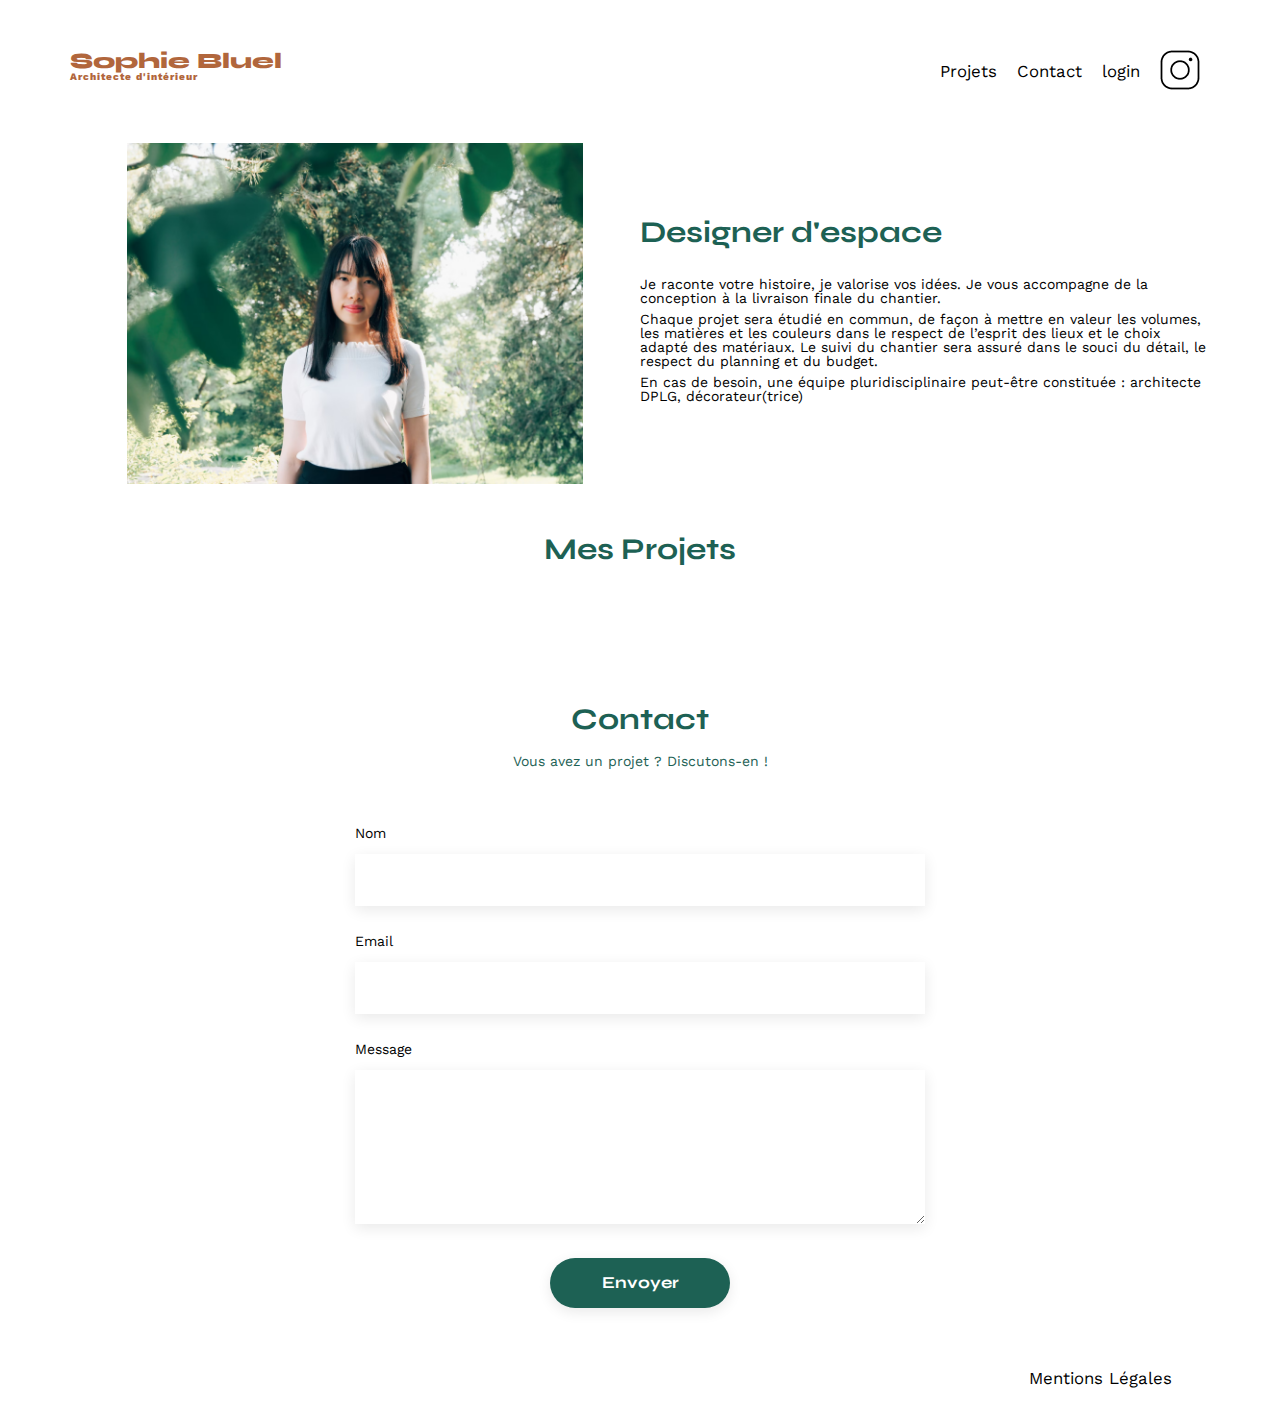
<file: FrontEnd/index.html>
<!DOCTYPE html>
<html lang="fr">
	<head>
		<meta charset="UTF-8">
		<title>Sophie Bluel - Architecte d'intérieur</title>
		<meta name="viewport" content="width=device-width, initial-scale=1.0">
		<link rel="preconnect" href="https://fonts.googleapis.com">
		<link rel="preconnect" href="https://fonts.gstatic.com" crossorigin>
		<link href="https://fonts.googleapis.com/css2?family=Syne:wght@700;800&family=Work+Sans&display=swap" rel="stylesheet">
		<meta name="description" content="">
		<link rel="stylesheet" href="./assets/style.css">
		<link rel="stylesheet" href="https://cdnjs.cloudflare.com/ajax/libs/font-awesome/6.2.1/css/all.min.css"
        	integrity="sha512-MV7K8+y+gLIBoVD59lQIYicR65iaqukzvf/nwasF0nqhPay5w/9lJmVM2hMDcnK1OnMGCdVK+iQrJ7lzPJQd1w=="
        	crossorigin="anonymous" referrerpolicy="no-referrer" />
			<script src="main.js"defer></script>	
		<script src="homepage.js"defer></script>
	</head>
	<body>
	
		<header>
			<div class="logo">
				<h1>Sophie Bluel <span>Architecte d'intérieur</span></h1>
			</div>
			<div class="menu">
				<nav>
					<ul>
						<a href="#portfolio"><li>Projets</li></a>
						<a href="#contact"><li>Contact</li></a>
						<a href="log in.html"><li>login</li></a>
						<li><a href=" https://www.instagram.com/"><img src="./assets/icons/instagram.png" alt="Instagram"></a></li>
					</ul>
				</nav>
			</div>
		</header>
		<main>
			<section id="introduction">
				<figure>
					<img src="./assets/images/sophie-bluel.png" alt="">
				</figure>
				<article>
					<h2>Designer d'espace</h2>
					<p>Je raconte votre histoire, je valorise vos idées. Je vous accompagne de la conception à la livraison
						finale du chantier.</p>
					<p>Chaque projet sera étudié en commun, de façon à mettre en valeur les volumes, les matières et les
						couleurs dans le respect de l’esprit des lieux et le choix adapté des matériaux. Le suivi du
						chantier sera assuré dans le souci du détail, le respect du planning et du budget.</p>
					<p>En cas de besoin, une équipe pluridisciplinaire peut-être constituée : architecte DPLG,
						décorateur(trice)</p>
				</article>
			</section>
			<section id="portfolio">
				<div class="Modifier">
					<h2>Mes Projets</h2>
				</div>

				<div id="filter-buttons">
				</div>
				<div id="projects-container" class="gallery">
					
				</div>
				
			</section>
			<section id="contact">
				<h2>Contact</h2>
				<p>Vous avez un projet ? Discutons-en !</p>
				<form action="#" method="post">
					<label for="name">Nom</label>
					<input type="text" name="name" id="name">
					<label for="email">Email</label>
					<input type="email" name="email" id="email">
					<label for="message">Message</label>
					<textarea name="message" id="message" cols="30" rows="10"></textarea>
					<input type="submit" value="Envoyer">
				</form>
			</section>
		</main>
		<footer>
			<nav>
				<ul>
					<li>Mentions Légales</li>
				</ul>
			</nav>
		</footer>
	</body>
</html>
</file>
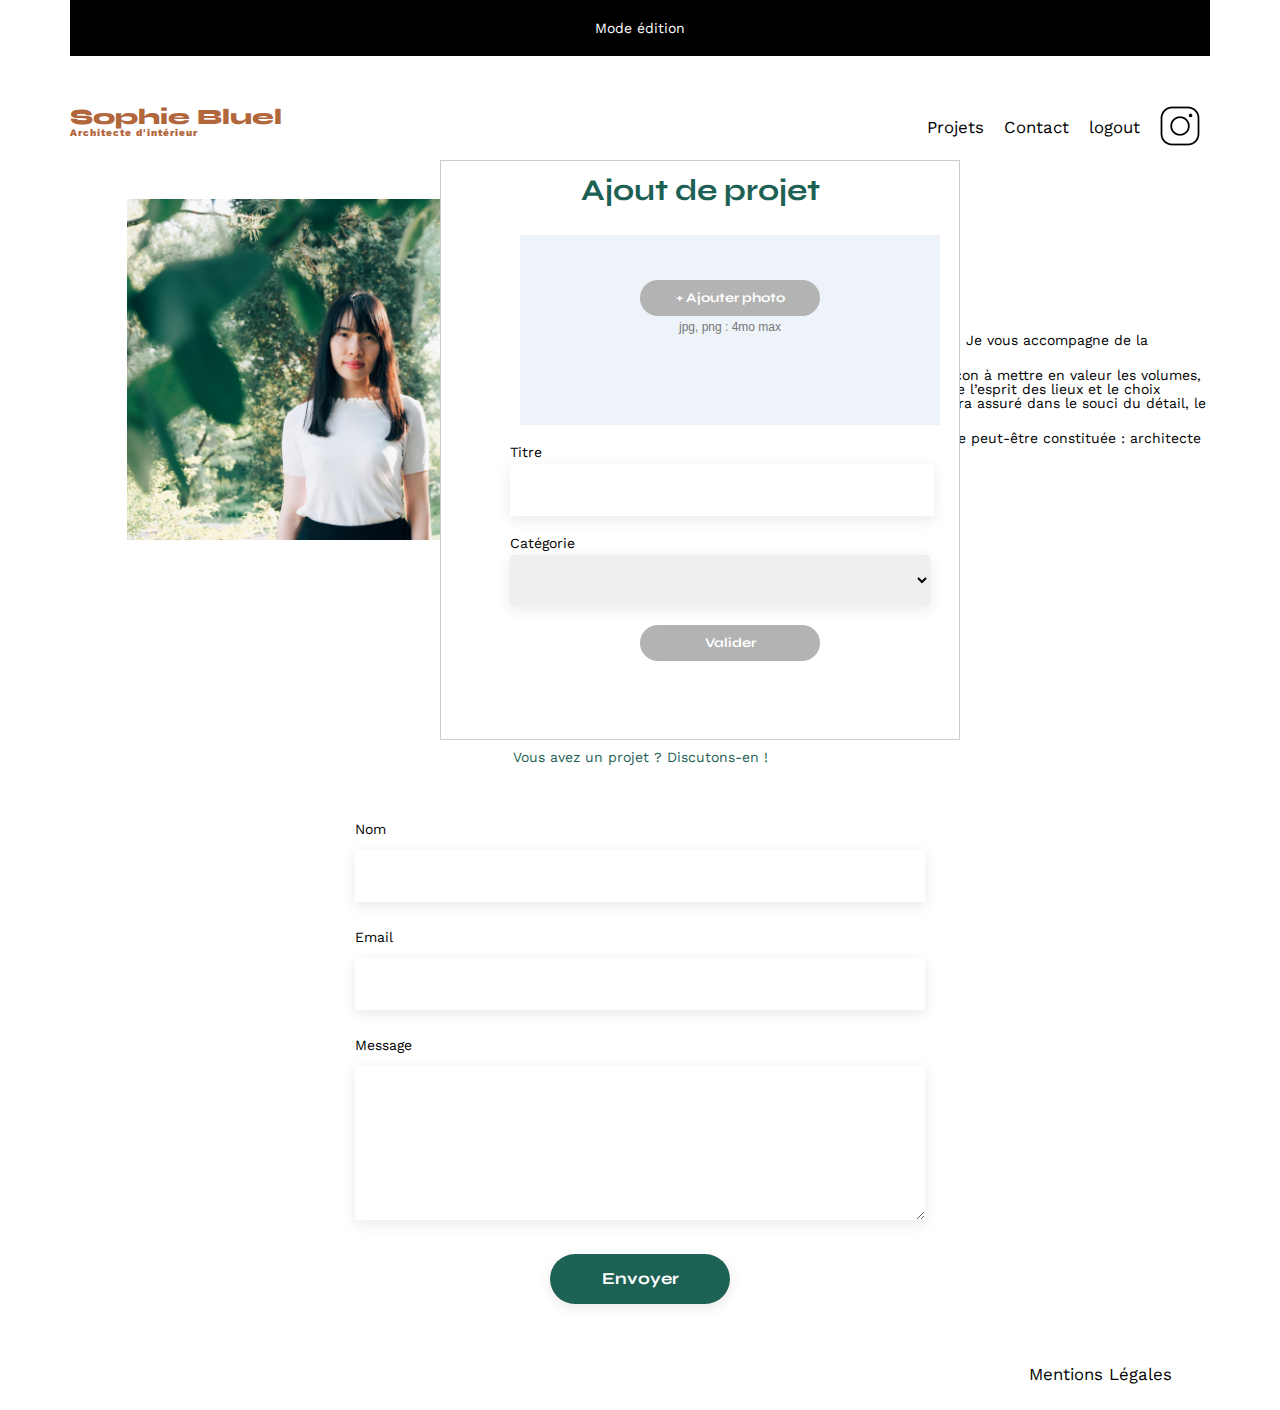
<file: FrontEnd/homepage login.html>
<!DOCTYPE html>
<html lang="fr">
	<head>
		<meta charset="UTF-8">
		<title>Sophie Bluel - Architecte d'intérieur</title>
		<meta name="viewport" content="width=device-width, initial-scale=1.0">
		<link rel="preconnect" href="https://fonts.googleapis.com">
		<link rel="preconnect" href="https://fonts.gstatic.com" crossorigin>
		<link href="https://fonts.googleapis.com/css2?family=Syne:wght@700;800&family=Work+Sans&display=swap" rel="stylesheet">
		<meta name="description" content="">
		<link rel="stylesheet" href="./assets/style.css">
		<link rel="stylesheet" href="https://cdnjs.cloudflare.com/ajax/libs/font-awesome/6.2.1/css/all.min.css"
        	integrity="sha512-MV7K8+y+gLIBoVD59lQIYicR65iaqukzvf/nwasF0nqhPay5w/9lJmVM2hMDcnK1OnMGCdVK+iQrJ7lzPJQd1w=="
        	crossorigin="anonymous" referrerpolicy="no-referrer" />
			<script src="main.js"defer></script>
		<script src="homepage.js"defer></script>
		<script src="modale supprimer.js">defer</script>
		<script src="ajout projet.js"defer></script>
	</head>
	<body>
		<div class="editor">
			<i class="fa-solid fa-pen-to-square"></i>
			<p>Mode édition</p>
		</div>
		<header>
			<div class="logo">
				<h1>Sophie Bluel <span>Architecte d'intérieur</span></h1>
			</div>
			<div class="menu">
				<nav>
					<ul>
						<a href="#portfolio"><li>Projets</li></a>
						<a href="#contact"><li>Contact</li></a>
						<a href="index.html"><li>logout</li></a>
						<li><a href=" https://www.instagram.com/"><img src="./assets/icons/instagram.png" alt="Instagram"></a></li>
					</ul>
				</nav>
			</div>
		</header>
		<main>
			<section id="introduction">
				<figure>
					<img src="./assets/images/sophie-bluel.png" alt="">
				</figure>
				<article>
					<h2>Designer d'espace</h2>
					<p>Je raconte votre histoire, je valorise vos idées. Je vous accompagne de la conception à la livraison
						finale du chantier.</p>
					<p>Chaque projet sera étudié en commun, de façon à mettre en valeur les volumes, les matières et les
						couleurs dans le respect de l’esprit des lieux et le choix adapté des matériaux. Le suivi du
						chantier sera assuré dans le souci du détail, le respect du planning et du budget.</p>
					<p>En cas de besoin, une équipe pluridisciplinaire peut-être constituée : architecte DPLG,
						décorateur(trice)</p>
				</article>
			</section>
			<section id="portfolio">
				<div class="Modifier">
					<h2>Mes Projets</h2>
					<i class="fa-solid fa-pen-to-square"></i>
					<p id="openModalBtn">Modifier</p> <!-- Ajout de l'id ici -->
				</div>
				
				<div class="modal-backdrop">
					<dialog id="myModal_projets">
						<div class="fermer" id="closeModalBtn">
							<i class="fa-duotone fa-solid fa-xmark"></i>
						</div>
						<h2>Galerie photo</h2>
						<form>
							<div class="image-container">
								<div id="projectContainer"></div> <!-- Les projets seront injectés ici -->
								<div id="projectsGallery" class="gallery"></div>
							</div>
							<div class="ligne-horizontale"></div>
							<button type="button" id="addPhotoBtn">Ajouter une photo</button>
						</form>
					</dialog>
				</div>
				
				<div id="modalBackdrop">
					<dialog id="myModal_addProject">
						<div class="fermer">
							<i class="fa-duotone fa-solid fa-arrow-left" id="backToProjectsBtn"></i>
							<i class="fa-duotone fa-solid fa-xmark" id="closeAddProjectModalBtn"></i>
						</div>
						<h2>Ajout de projet</h2>
						<form id="addProjectForm">
							<div class="photo-upload">
								<div id="imagePreviewContainer">
									<!-- Prévisualisation de l'image affichée ici -->
								</div>
								<input type="file" accept=".jpg, .png" class="upload-button" id="fileInput">
								<div class="icone">
									<i class="fa-regular fa-image"></i>
								</div>
								<div class="bouton">
									<button type="button" id="triggerFileInput">
										<p id="addPhoto">+ Ajouter photo</p>
									</button>
								</div>
								<p class="file-info">jpg, png : 4mo max</p>
							</div>
							
							<label for="titleInput">Titre</label>
							<input type="text" id="titleInput" required>
							<label for="categorySelect">Catégorie</label>
							<select id="categorySelect" required>
								<!-- Options will be added dynamically -->
							</select>
							<button type="submit" id="validateButton">Valider</button>
						</form>
					</dialog>
				</div>
				
				
				

				
				<div id="projects-container" class="gallery"></div>	
				<div id="projectsGallery" class="gallery"></div>


			</section>
			<section id="contact">
				<h2>Contact</h2>
				<p>Vous avez un projet ? Discutons-en !</p>
				<form action="#" method="post">
					<label for="name">Nom</label>
					<input type="text" name="name" id="name">
					<label for="email">Email</label>
					<input type="email" name="email" id="email">
					<label for="message">Message</label>
					<textarea name="message" id="message" cols="30" rows="10"></textarea>
					<input type="submit" value="Envoyer">
				</form>
			</section>
		</main>
		<footer>
			<nav>
				<ul>
					<li>Mentions Légales</li>
				</ul>
			</nav>
		</footer>
	</body>
</html>
</file>
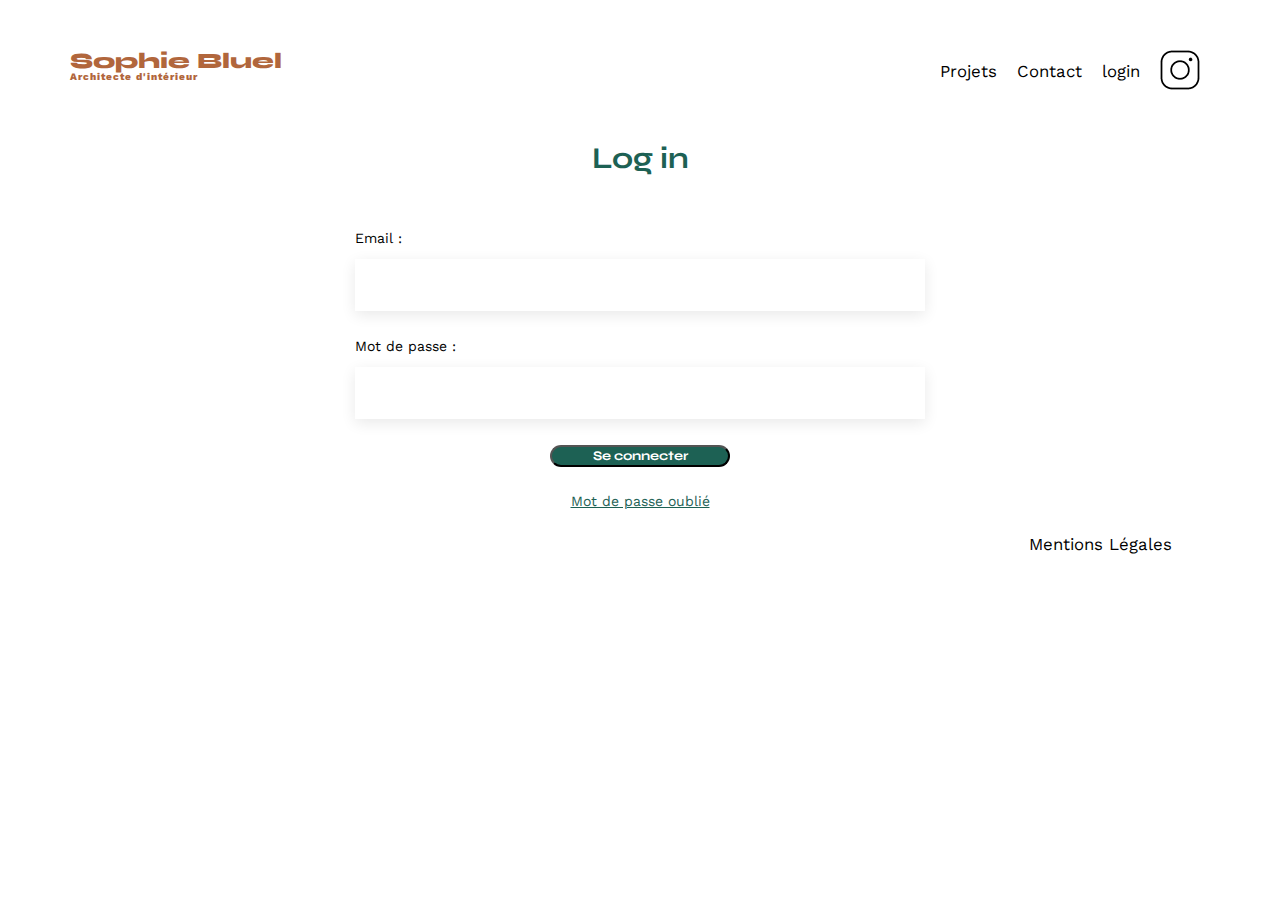
<file: FrontEnd/log in.html>
<!DOCTYPE html>
<html lang="fr">
	<head>
		<meta charset="UTF-8">
		<title>Sophie Bluel - Architecte d'intérieur</title>
		<meta name="viewport" content="width=device-width, initial-scale=1.0">
		<link rel="preconnect" href="https://fonts.googleapis.com">
		<link rel="preconnect" href="https://fonts.gstatic.com" crossorigin>
		<link href="https://fonts.googleapis.com/css2?family=Syne:wght@700;800&family=Work+Sans&display=swap" rel="stylesheet">
		<link rel="stylesheet" href="https://cdnjs.cloudflare.com/ajax/libs/font-awesome/6.2.1/css/all.min.css"
        	integrity="sha512-MV7K8+y+gLIBoVD59lQIYicR65iaqukzvf/nwasF0nqhPay5w/9lJmVM2hMDcnK1OnMGCdVK+iQrJ7lzPJQd1w=="
        	crossorigin="anonymous" referrerpolicy="no-referrer" />
		<meta name="description" content="">
		<link rel="stylesheet" href="./assets/style.css">
		<script src="login.js"defer></script>
	</head>
	<body>
		<header>
			<div class="logo">
		 		<h1>Sophie Bluel <span>Architecte d'intérieur</span></h1>
			</div>
			<div class="menu">
				<nav>
					<ul>
				 		<a href="index.html#portfolio"><li>Projets</li></a>
				 		<a href="index.html#contact"><li>Contact</li></a>
				 		<a href="log in.html"><li>login</li></a>
				 		<li> <a href=" https://www.instagram.com/"><img src="./assets/icons/instagram.png" alt="Instagram"></li></a>
					</ul>
				</nav>
			</div>
		</header>
		<main>
			
			<div id="login">
				<h2>Log in</h2>
				<form id="loginForm" action="/submit_login" method="POST">
				  <label for="username">Email :</label>
				  <input type="text" id="username" name="username" required>
				  <label for="password">Mot de passe :</label>
				  <input type="password" id="password" name="password" required>
				  <button type="submit">Se connecter</button>
				</form>
				<a href="#"><p>Mot de passe oublié</p></a>
				<div id="errorMessage" class="Erreur" style="display: none;">
				  <p>Erreur dans l’identifiant ou le mot de passe</p>
				</div>
			</div>
		<footer>
			<nav>
				<ul>
					<li>Mentions Légales</li>
				</ul>
			</nav>
		</footer>
	</body>
</html>
</file>
<file: FrontEnd/assets/style.css>
/* http://meyerweb.com/eric/tools/css/reset/
   v2.0 | 20110126
   License: none (public domain)
*/

html, body, div, span, applet, object, iframe,
h1, h2, h3, h4, h5, h6, p, blockquote, pre,
a, abbr, acronym, address, big, cite, code,
del, dfn, em, img, ins, kbd, q, s, samp,
small, strike, strong, sub, sup, tt, var,
b, u, i, center,
dl, dt, dd, ol, ul, li,
fieldset, form, label, legend,
table, caption, tbody, tfoot, thead, tr, th, td,
article, aside, canvas, details, embed,
figure, figcaption, footer, header, hgroup,
menu, nav, output, ruby, section, summary,
time, mark, audio, video {
	margin: 0;
	padding: 0;
	border: 0;
	font-size: 100%;
	font: inherit;
	vertical-align: baseline;
}
/* HTML5 display-role reset for older browsers */
article, aside, details, figcaption, figure,
footer, header, hgroup, menu, nav, section {
	display: block;
}
body {
	line-height: 1;
}
ol, ul {
	list-style: none;
}
blockquote, q {
	quotes: none;
}
blockquote:before, blockquote:after,
q:before, q:after {
	content: '';
	content: none;
}
table {
	border-collapse: collapse;
	border-spacing: 0;
}
/** end reset css**/
a{
	color: black;
	text-decoration: none;
}
body {
	max-width: 1140px;
	margin:auto;
	font-family: 'Work Sans' ;
	font-size: 14px;
}
header {
	display: flex;
	justify-content: space-between;
	margin: 50px 0
}
section {
	margin: 50px 0
}

h1{
	display: flex;
	flex-direction: column;
	font-family: 'Syne';
	font-size: 22px;
	font-weight: 800;
	color: #B1663C
}
h1 > span {
	font-family: 'Work Sans';
	font-size:10px;
	letter-spacing: 0.1em;
;
}

h2{
	font-family: 'Syne';
	font-weight: 700;
	font-size: 30px;
	color: #1D6154
}
nav ul {
	display: flex;
	align-items: center;
	list-style-type: none;

}
nav li {
	padding: 0 10px;
	font-size: 1.2em;
}

li:hover {
	color: #B1663C;
}
#introduction {
	display: flex;
	align-items: center;
}
#introduction figure {
	flex: 1
}
#introduction img {
	display: block;
	margin: auto;
	width: 80%;
}
#introduction article {
	flex: 1
}
#introduction h2 {
	margin-bottom: 1em;
}
.modal-backdrop {
    position: none;
    top: 0;
    left: 0;
    width: 100%;
    height: 100%;
    background-color: rgba(73, 72, 72, 0.7); /* Noir avec 70% d'opacité */
    z-index: 1000; /* S'assure que le fond est au-dessus des autres éléments */
}
#myModal_projets {
	display: flex; /* Le modale est caché par défaut */
    position: fixed; 
	flex-direction: row;
	flex-wrap: wrap;
    top: 50%; 
    left: 50%;
    width: 520px; 
    height: 580px;
    transform: translate(-50%, -50%); /* Centre le modale */
    background-color: white;
    border: 1px solid #ccc;
    box-sizing: border-box; /* Inclut la bordure dans les dimensions */
	
	
 
    
}
#myModal_projets .fermer{
	display: flex;
	justify-content: flex-end;
	padding-bottom: 10px;


}
#myModal_projets form{
	display: flex;
	flex-direction: row;
	flex-wrap: wrap;
}


.image-container {
    position: relative;
    display: inline-block;
	margin-left: 20px;
	
}

.image-container img {
    display: block;
    width: 100%;
    height: auto;
}

.image-container i {
    position: absolute;
    top: 10px; /* Ajustez selon la position désirée */
    right: 10px; /* Ajustez selon la position désirée */
    color: white; /* Couleur de l'icône */
    background-color: rgba(0, 0, 0, 0.5); /* Fond semi-transparent pour l'icône */
    padding: 5px;
    font-size: 10px; /* Taille de l'icône ajustée pour être plus visible */
    
    cursor: pointer; /* Curseur pour indiquer que c'est cliquable */
}



.project-item {
    position: relative;
    display: inline-block;
    margin: 1px;
	
}

.project-item img {
    display: block;
	height: 102px;
	width: 77px;
	margin: 5px;
}

.project-item i {
    position: absolute;
    top: 5px;
    right: 5px;
    cursor: pointer;
    color: rgb(226, 217, 217); /* Couleur de l'icône de poubelle */
}

.project-item p {
    text-align: center;
}

#myModal_projets .ligne-horizontale {
    width: 420px; /* ou une largeur spécifique, par exemple 200px */
    height: 2px; /* épaisseur de la ligne */
    background-color: #B3B3B3; /* couleur de la ligne */
    margin-top: 20px;
	margin-left: 20px;
   
}

#myModal_projets button {
    font-family: 'Syne';
    font-weight: 700;
    color: white;
    background-color: #1D6154;
    border: none;
    width: 180px;
    height: 36px;
    text-align: center;
    border-radius: 60px;
    margin-top: 20px;
    margin-left: 150px;
}


#myModal_addProject {
	display: none; /* Le modale est caché par défaut */
    position: fixed; 
    top: 50%; 
    left: 50%;
    width: 520px; 
    height: 580px;
    transform: translate(-50%, -50%); /* Centre le modale */
    background-color: white;
    border: 1px solid #ccc;
    box-sizing: border-box; /* Inclut la bordure dans les dimensions */
    display: flex; /* Permet d'utiliser flexbox pour l'alignement interne */
    flex-direction: column;
    justify-content: cente	r; /* Aligne verticalement le contenu */
    align-items: center; /* Aligne horizontalement le contenu */
    overflow: hidden; /* Cache les débordements éventuels */
  }

  #myModal_addProject .icone{
	margin-top: 20px;
	margin-bottom: 5px;
  }
  
#myModal_addProject .fermer{
	display: flex;
	justify-content: space-between;
}
#myModal_addProject form{
	display: flex;
	flex-direction: column;
	justify-content: center;
	width: 420px;
}
#myModal_addProject select{
	height: 50px;
	width: 420px;
	font-size: 1.2em;
	border: none;
	box-shadow: 0px 4px 14px rgba(0, 0, 0, 0.09);
	margin-left: 20px;
}
#myModal_addProject  label{
	margin-left: 20px;
	
	padding-top: 20px;
	padding-bottom: 5px;	
}

#myModal_addProject input{
	height: 50px;
	width: 420px;
	font-size: 1.2em;
	border: none;
	box-shadow: 0px 4px 14px rgba(0, 0, 0, 0.09);
	margin-left: 20px;
}
#myModal_addProject .ligne-horizontale {
    width: 420px; /* ou une largeur spécifique, par exemple 200px */
    height: 2px; /* épaisseur de la ligne */
    background-color: #B3B3B3; /* couleur de la ligne */
    margin-top: 20px;
	margin-left: 20px;
   
}

#myModal_addProject button {
    font-family: 'Syne';
    font-weight: 700;
    color: white;
    background-color: #B3B3B3;
    border: none;
    width: 180px;
    height: 36px;
    text-align: center;
    border-radius: 60px;
    margin-top: 20px;
    margin-left: 150px;
}

/* Classe pour le bouton lorsque l'image est présente */
.button-active {
    background-color: #1D6154; /* Couleur souhaitée */
    color: white; /* Couleur du texte */
}

.bouton {
	margin-right: 150px;
	margin-bottom: 5px;
	margin-top: 0px;
	

}
.photo-upload {
    display: flex;
    flex-direction: column;
    align-items: center;
    text-align: center;
	
}


.preview-image {
    width: 100%;
    height: auto;
    display: block;
}
#imagePreview img {
    width: 30px; /* Limiter la largeur de l'image */
    height: 20px; /* Limiter la hauteur de l'image */
    width: auto; /* Ajuste la largeur automatiquement pour maintenir les proportions */
    height: auto; /* Ajuste la hauteur automatiquement pour maintenir les proportions */
    display: block; /* Affiche l'image comme un bloc */
}
.preview-image {
	top: 5px;
    width: 100%;
    height: auto;
    display: block;
	width: 130px; /* Limiter la largeur de l'image */
    height: 190px;
}



.photo-upload {
	display: flex;
    position: relative;
	flex-direction: column;
    width: 420px;
    height: 190px;
    background-color: #EDF3F8; 
    text-align: center;
    font-family: Arial, sans-serif;
	align-items: center;
	margin-left: 30px;	
}
.photo-upload  i { 	
	color: #e0e6ec;
	font-size: 86px;
	margin: 0;
}


.upload-button {
    opacity: 0;
    position: absolute;
    left: 0;
    top: 0;
    width: 100%;
    height: 100%;
    cursor: pointer;

}

.modal-backdrop {
    position: fixed;
    top: 0;
    left: 0;
    width: 100%;
    height: 100%;
    background-color: rgba(0, 0, 0, 0.5); /* Fond sombre semi-transparent */
    display: none; /* Caché par défaut */
    z-index: 1; /* Position au-dessus du contenu */
}

dialog {
    z-index: 2; /* Les modales doivent être au-dessus du fond sombre */
	bottom: unset;;
   
}

.modal-backdrop.active {
    display: block; /* Affiché lorsque la classe active est ajoutée */
}

.file-info {
    font-size: 12px;
    color: #777;
}
.Modifier{
	display: flex;
	flex-direction: row;
	justify-content: center;
	align-items:baseline;
}
.Modifier i{
	padding: 10px;
}
#filter-buttons {
	margin-bottom: 20px;
	display: flex;
	flex-direction: row;
	justify-content: center;
	padding: 20px;
}
#filter-buttons button {
	font-family: 'Syne';
	font-size: 16px;
    margin-right: 10px;
    cursor: pointer;
	border-radius: 20px ;
	height: 38px;
	background-color:white;
	border: 1px solid #1D6154;
	color: #1D6154;
	padding-right: 2%;
	padding-left:2%;	
}
#filter-buttons :hover {
    background-color: #1D6154;
	color: aliceblue;
}
#introduction p {
	margin-bottom: 0.5em;
}
#portfolio h2 {
	text-align: center;
	margin-bottom: 1em;
}


.gallery {
	width: 100%;
	display: grid;
	grid-template-columns: 1fr 1fr 1fr;
	grid-column-gap: 20px;
	grid-row-gap: 20px;
}
.gallery img {
	width: 100%;
}
#contact {
	width: 50%;
	margin: auto;
}
#contact > * {
	text-align: center;

}
#contact h2{
	margin-bottom: 20px;
}
#contact form {
	text-align: left;
	margin-top:30px;
	display: flex;
	flex-direction: column;
}
#contact input {
	height: 50px;
	font-size: 1.2em;
	border: none;
	box-shadow: 0px 4px 14px rgba(0, 0, 0, 0.09);
}
#contact label {
	margin: 2em 0 1em 0;
}
#contact textarea {
	border: none;
	box-shadow: 0px 4px 14px rgba(0, 0, 0, 0.09);
}
input[type="submit"]{
	font-family: 'Syne';
	font-weight: 700;
	color: white;
	background-color: #1D6154;
	margin : 2em auto ;
	width: 180px;
	text-align: center;
	border-radius: 60px ;
}
#contact p {
	color: #1D6154;	
}
#login {
	width: 50%;
margin: auto;
}
#login > * {
	text-align: center;
}	
#login h2{
	margin-bottom: 20px;
}
#login form {
	text-align: left;
	margin-top:30px;
	display: flex;
	flex-direction: column;
}
#login input {
	height: 50px;
	font-size: 1.2em;
	border: none;
	box-shadow: 0px 4px 14px rgba(0, 0, 0, 0.09);
}
#login label {
	margin: 2em 0 1em 0;
}
#login textarea {
	border: none;
	box-shadow: 0px 4px 14px rgba(0, 0, 0, 0.09);
}
#login [type="submit"]{
	font-family: 'Syne';
	font-weight: 700;
	color: white;
	background-color: #1D6154;
	margin : 2em auto ;
	width: 180px;
	text-align: center;
	border-radius: 60px ;
}
#login p {
	color: #1D6154;
	text-decoration: underline;
}

#errorMessage{
	color: #1D6154;
font-weight: bold;
text-decoration:underline ;
margin-top: 10px ;

}
.editor{
	display: flex;
	align-items: center;
	justify-content: center;
	background-color: black;
	color: white;
	height: 56px;
}
footer nav ul {
	display: flex;
	justify-content: flex-end;
	margin: 2em
}
</file>
